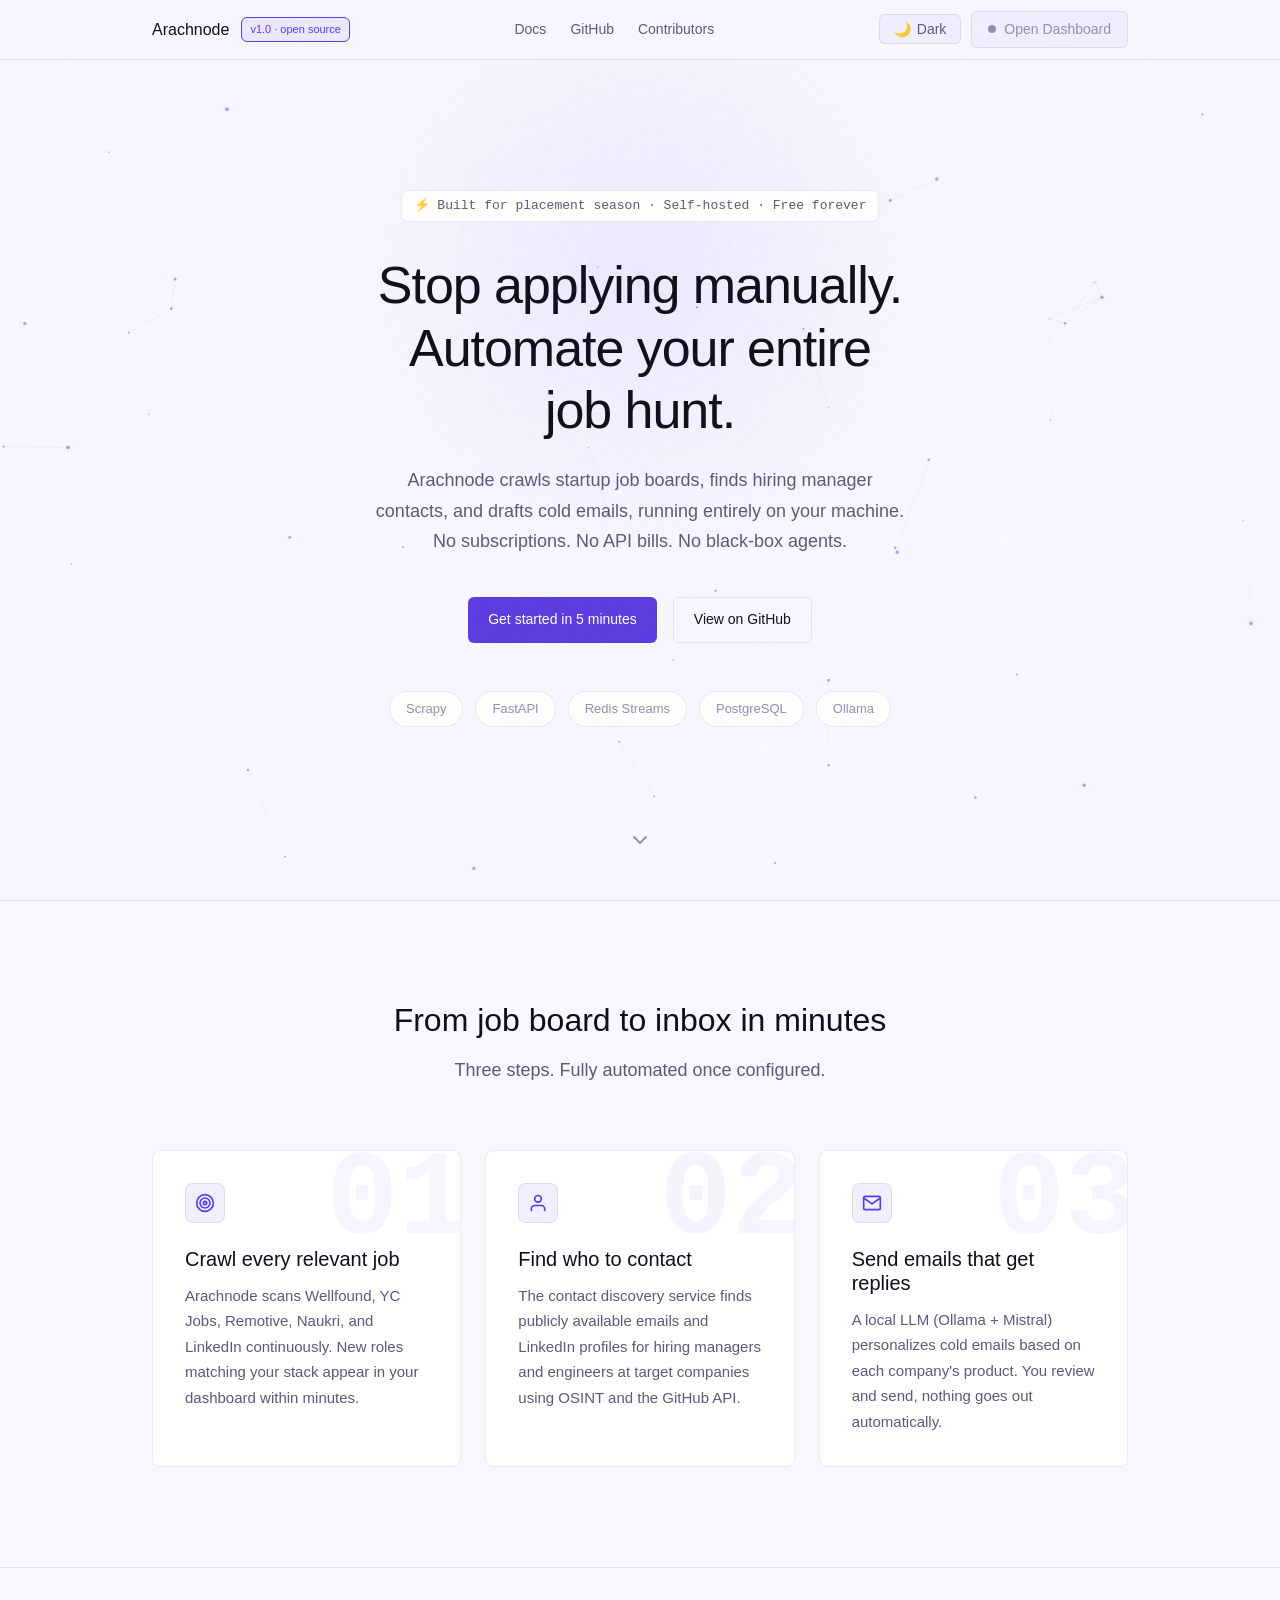
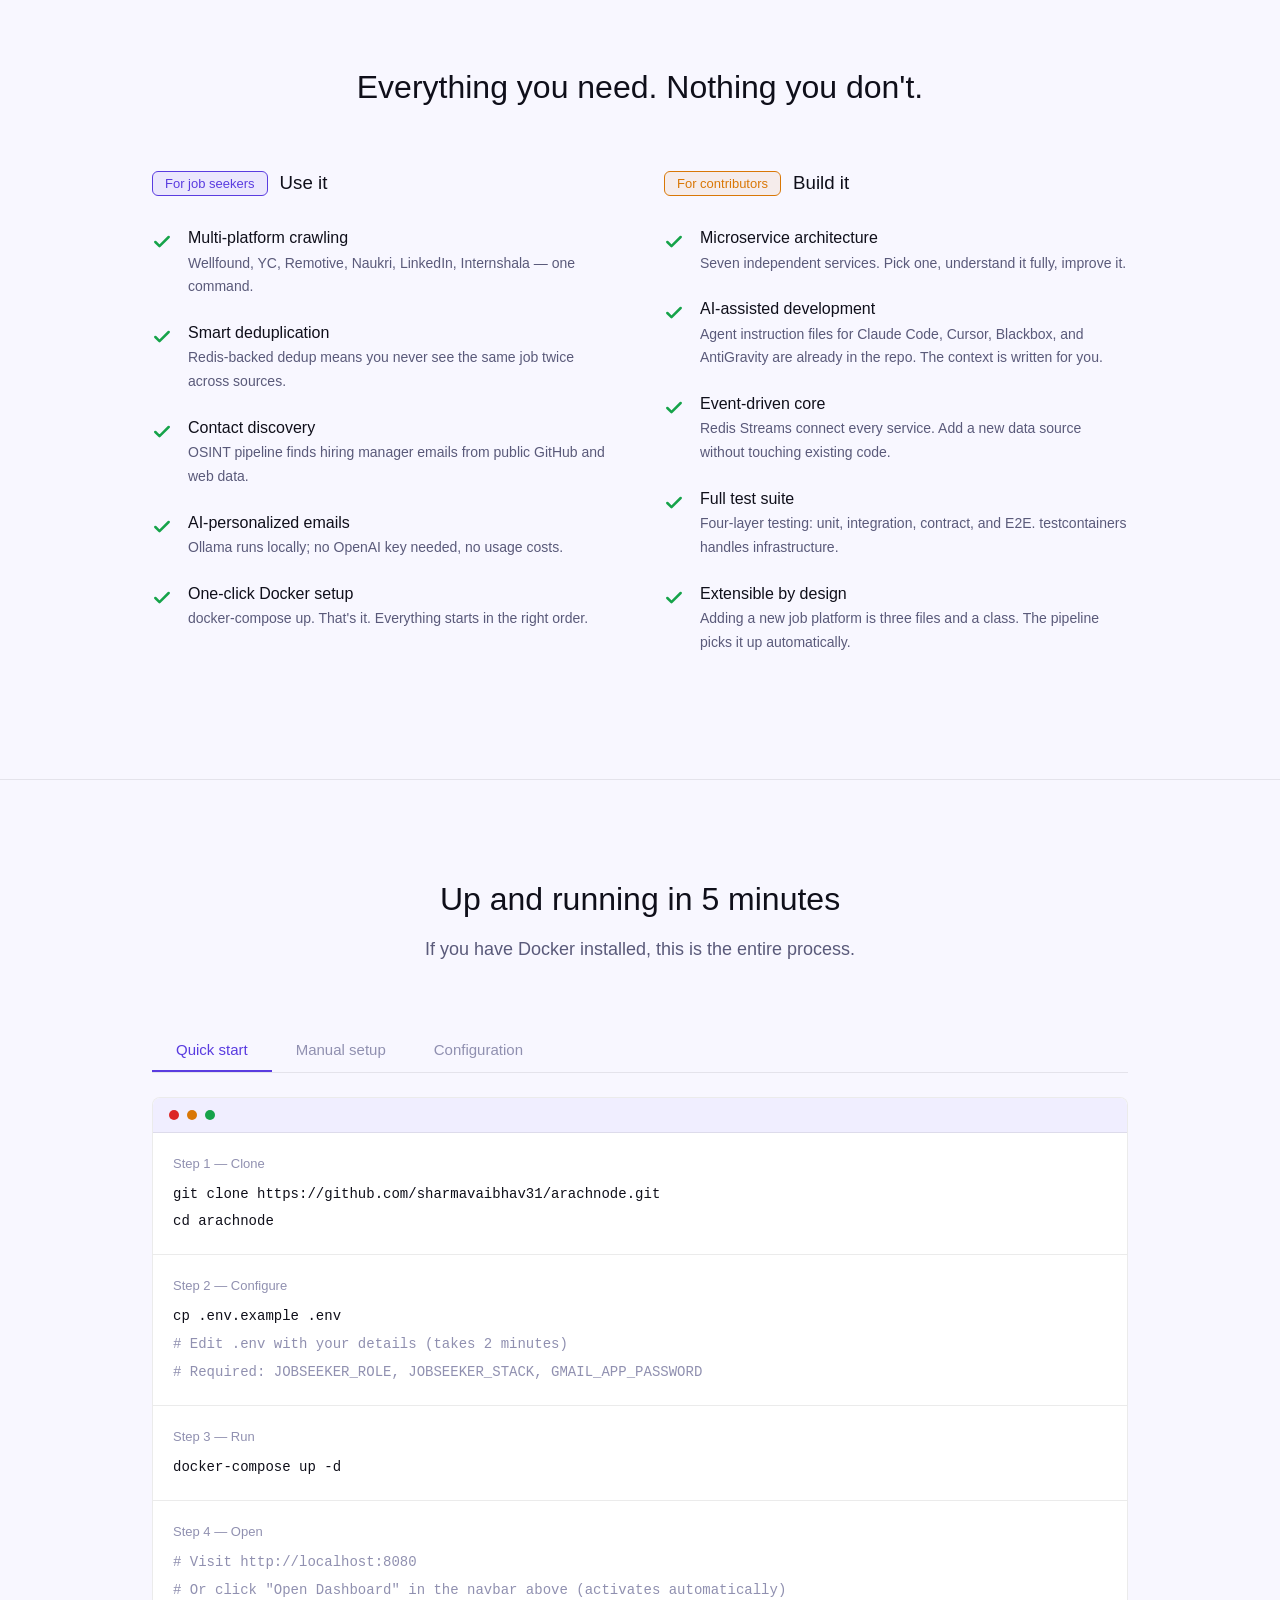
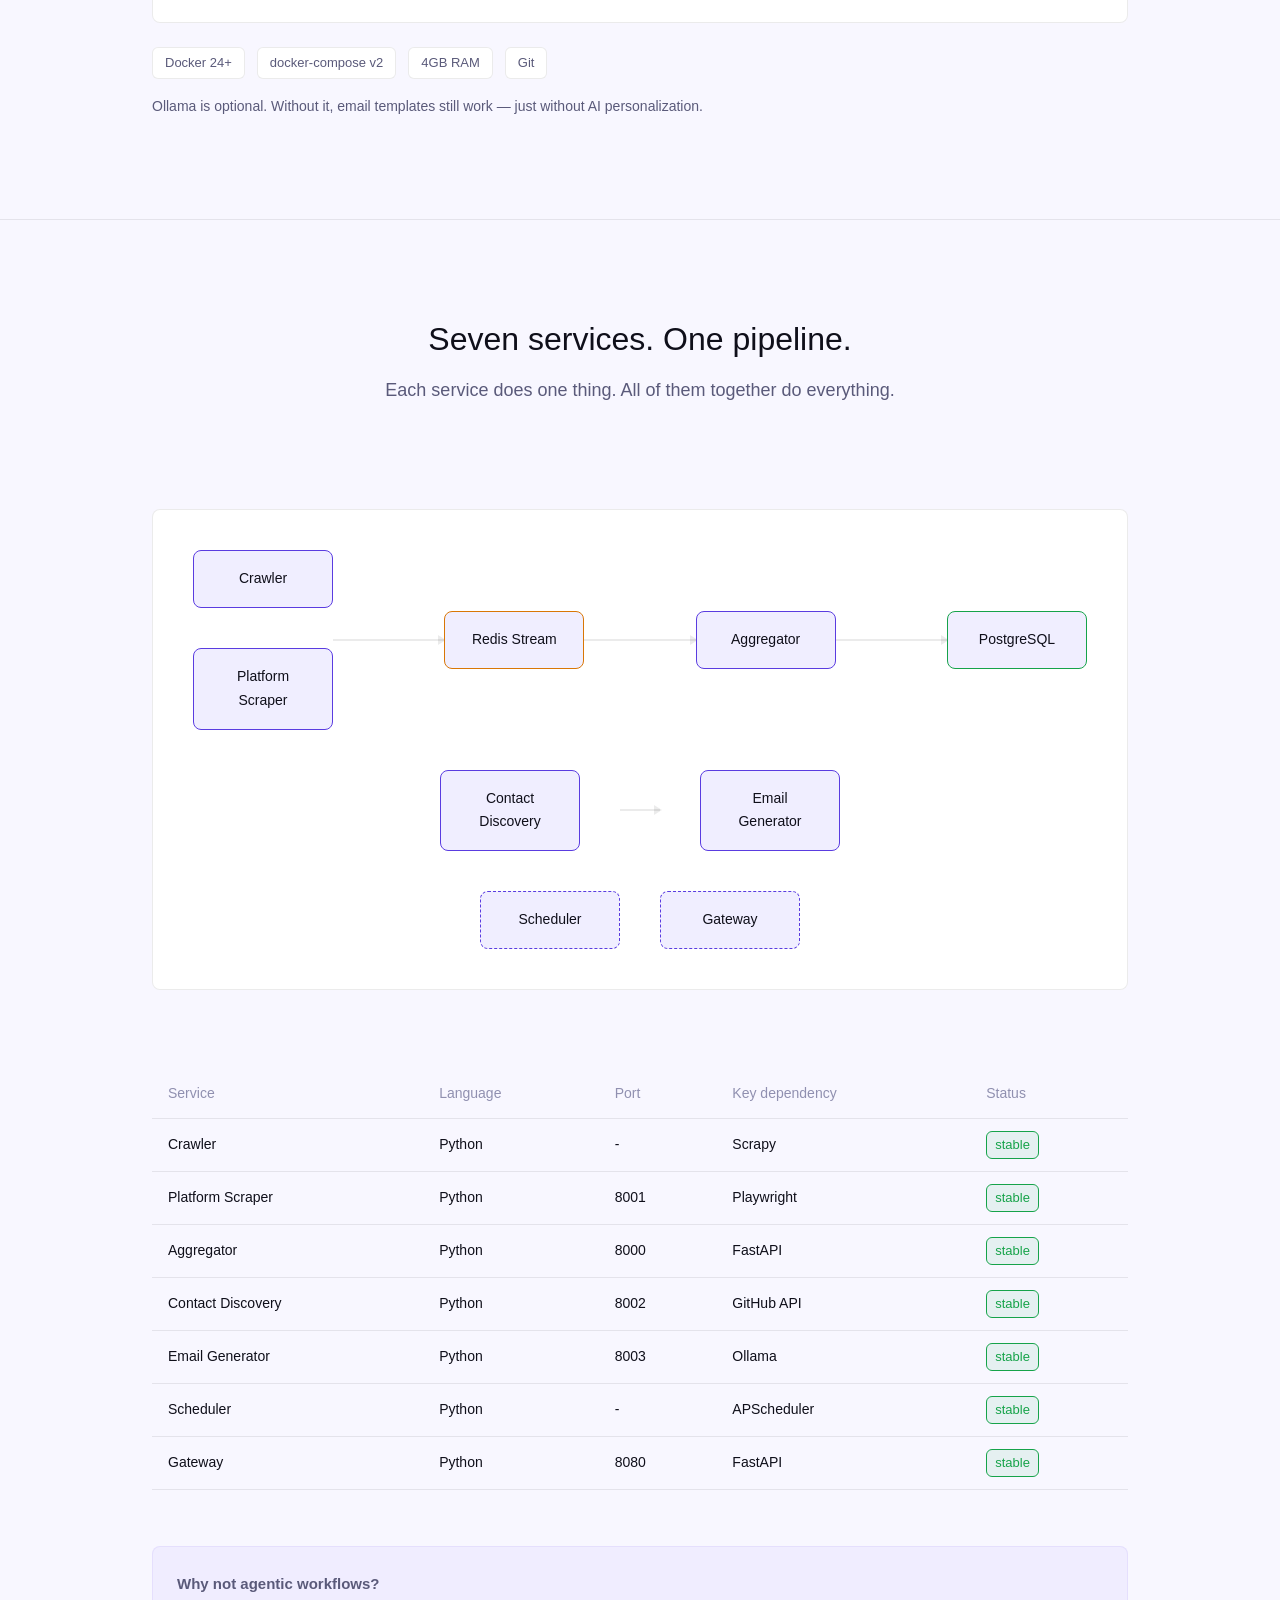
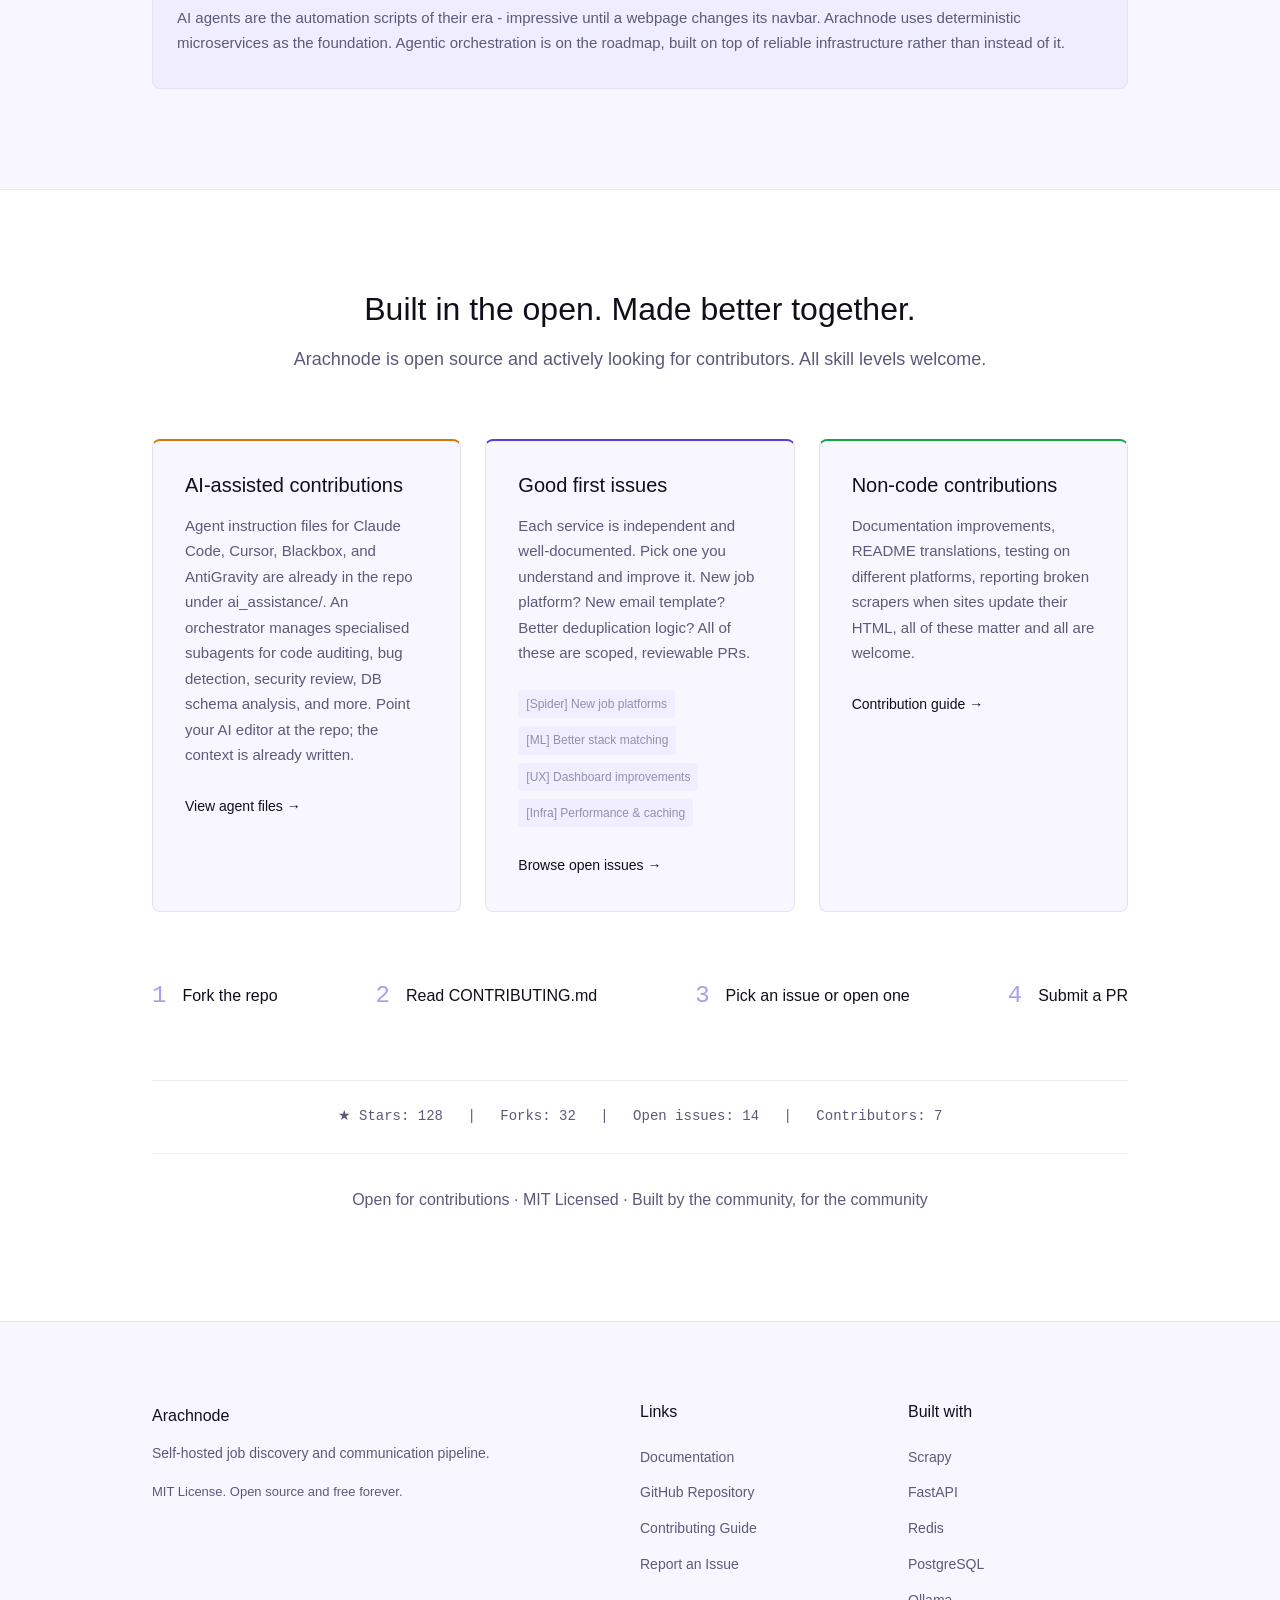
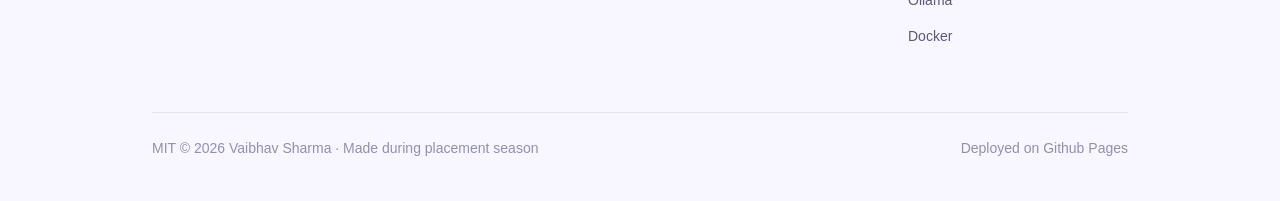
<file: index.html>
<!--
  Arachnode Landing Page
  Deploy: GitHub Pages, Vercel, Netlify (static, no build step)
  Dashboard detection: polls localhost:8080/api/health every 10s
  To update GitHub link: search GITHUB_URL constant
  To update your name: search AUTHOR_NAME constant
-->
<!DOCTYPE html>
<html lang="en" data-theme="dark">
<head>
  <meta charset="UTF-8">
  <meta name="viewport" content="width=device-width, initial-scale=1.0">
  <title>Arachnode - Automated Job Hunt</title>
  <meta name="description" content="Arachnode - a self-hosted, microservice-based job discovery and application tracking system for engineering placements.">
  <style>
    /* === CORE VARIABLES & PREREQUISITES === */
    :root,
    [data-theme="dark"] {
      --bg: #0a0a0a;
      --surface: #111111;
      --surface-elevated: #1a1a1a;
      --border: rgba(255, 255, 255, 0.08);
      --text-primary: #ededed;
      --text-secondary: #888888;
      --text-muted: #555555;
      --accent-purple: #6c47ff;
      --accent-purple-dim: rgba(108, 71, 255, 0.15);
      --green: #22c55e;
      --green-dim: rgba(34, 197, 94, 0.1);
      --amber: #f59e0b;
      --amber-dim: rgba(245, 158, 11, 0.1);
      --red: #ef4444;
      --font-body: -apple-system, BlinkMacSystemFont, 'Segoe UI', sans-serif;
      --font-code: 'SF Mono', 'Fira Code', 'Cascadia Code', monospace;
      --nav-bg: rgba(10, 10, 10, 0.85);
      --particle-rgb: 108, 71, 255;
    }

    [data-theme="light"] {
      --bg: #f8f7ff;
      --surface: #ffffff;
      --surface-elevated: #f0eeff;
      --border: rgba(0, 0, 0, 0.08);
      --text-primary: #0f0f1a;
      --text-secondary: #5a5a7a;
      --text-muted: #9090b0;
      --accent-purple: #5a3ce0;
      --accent-purple-dim: rgba(90, 60, 224, 0.08);
      --green: #16a34a;
      --green-dim: rgba(22, 163, 74, 0.08);
      --amber: #d97706;
      --amber-dim: rgba(217, 119, 6, 0.08);
      --red: #dc2626;
      --nav-bg: rgba(248, 247, 255, 0.9);
      --particle-rgb: 90, 60, 224;
    }

    /* === SMOOTH THEME TRANSITIONS === */
    *, *::before, *::after {
      box-sizing: border-box;
      margin: 0;
      padding: 0;
      transition:
        background-color 0.35s ease,
        color 0.35s ease,
        border-color 0.35s ease;
    }

    html { scroll-behavior: smooth; }

    body {
      background-color: var(--bg);
      color: var(--text-primary);
      font-family: var(--font-body);
      font-size: 16px;
      line-height: 1.7;
      -webkit-font-smoothing: antialiased;
    }

    body::before {
      content: "";
      position: fixed;
      top: 0; left: 0; width: 100vw; height: 100vh;
      pointer-events: none;
      z-index: 9999;
      opacity: 0.03;
      background: url('data:image/svg+xml;utf8,<svg viewBox="0 0 200 200" xmlns="http://www.w3.org/2000/svg"><filter id="noise"><feTurbulence type="fractalNoise" baseFrequency="0.65" numOctaves="3" stitchTiles="stitch"/></filter><rect width="100%" height="100%" filter="url(%23noise)"/></svg>');
    }

    a { color: inherit; text-decoration: none; }
    a:hover { color: var(--text-primary); }
    ul { list-style: none; }
    button { font-family: inherit; cursor: pointer; border: none; background: none; }
    h1, h2, h3, h4 { font-weight: 500; line-height: 1.2; }
    .container { width: 100%; max-width: 1024px; margin: 0 auto; padding: 0 24px; }

    /* === PARTICLE CANVAS === */
    #arachnode-bg {
      position: fixed;
      inset: 0;
      z-index: 0;
      pointer-events: none;
    }

    /* Everything above canvas */
    nav, section, footer, #status-bar {
      position: relative;
      z-index: 1;
    }

    /* === THEME TOGGLE BUTTON === */
    #btn-theme {
      display: inline-flex;
      align-items: center;
      gap: 6px;
      padding: 6px 14px;
      border-radius: 6px;
      border: 1px solid var(--border);
      background: var(--surface-elevated);
      color: var(--text-secondary);
      font-size: 14px;
      font-weight: 500;
      cursor: pointer;
      white-space: nowrap;
      flex-shrink: 0;
    }

    #btn-theme:hover {
      border-color: var(--accent-purple);
      color: var(--accent-purple);
      background: var(--accent-purple-dim);
    }

    .pill {
      display: inline-flex; align-items: center; justify-content: center;
      padding: 4px 12px; border-radius: 6px; font-size: 13px;
      background: var(--surface); border: 1px solid var(--border);
      color: var(--text-secondary);
    }
    .pill.purple { background: var(--accent-purple-dim); border-color: var(--accent-purple); color: var(--accent-purple); }
    .pill.amber  { background: var(--amber-dim); border-color: var(--amber); color: var(--amber); }
    .pill.green  { background: var(--green-dim); border-color: var(--green); color: var(--green); }

    .btn {
      display: inline-flex; align-items: center; justify-content: center;
      padding: 10px 20px; border-radius: 6px; font-size: 14px; font-weight: 500;
      text-decoration: none;
    }
    .btn-primary { background: var(--accent-purple); color: #fff; }
    .btn-primary:hover { background: #5a3ce0; transform: translateY(-1px); }
    .btn-outline { background: transparent; border: 1px solid var(--border); color: var(--text-primary); }
    .btn-outline:hover { background: var(--surface-elevated); }

    code {
      font-family: var(--font-code);
      background: var(--surface-elevated);
      padding: 2px 6px; border-radius: 4px; font-size: 0.9em;
    }

    /* Scrollbar */
    ::-webkit-scrollbar { width: 8px; height: 8px; }
    ::-webkit-scrollbar-track { background: var(--bg); }
    ::-webkit-scrollbar-thumb { background: var(--surface-elevated); border-radius: 4px; }
    ::-webkit-scrollbar-thumb:hover { background: var(--text-muted); }

    /* Animations */
    @media (prefers-reduced-motion: no-preference) {
      .animate-on-scroll {
        opacity: 0;
        transform: translateY(20px);
        transition: opacity 400ms ease, transform 400ms ease;
      }
      .animate-on-scroll.visible { opacity: 1; transform: translateY(0); }
    }

    /* === NAVBAR === */
    nav {
      position: fixed; top: 0; left: 0; right: 0;
      backdrop-filter: blur(12px);
      background: var(--nav-bg);
      border-bottom: 1px solid var(--border);
      z-index: 1000; height: 60px; display: flex; align-items: center;
    }
    .nav-inner { display: flex; justify-content: space-between; align-items: center; width: 100%; }
    .brand { display: flex; align-items: center; gap: 12px; min-width: 0; font-weight: 500; color: var(--text-primary); }
    .nav-links { display: flex; align-items: center; gap: 24px; font-size: 14px; color: var(--text-secondary); }
    .nav-ctas { display: flex; align-items: center; gap: 10px; min-width: 0; }

    #dashboard-btn {
      padding: 6px 16px; border-radius: 6px; font-size: 14px;
      background: var(--surface-elevated); color: var(--text-muted);
      border: 1px solid var(--border); display: flex; align-items: center; gap: 8px;
      cursor: not-allowed; position: relative;
      white-space: nowrap;
    }
    #dashboard-btn.active { background: var(--accent-purple); color: #fff; border-color: var(--accent-purple); cursor: pointer; }
    #dashboard-btn.active:hover { background: #5a3ce0; }
    .status-dot { width: 8px; height: 8px; border-radius: 50%; background: var(--text-muted); }
    #dashboard-btn.active .status-dot { background: var(--green); margin-right: 4px; box-shadow: 0 0 0 rgba(34, 197, 94, 0.4); animation: pulse 2s infinite; }

    #dashboard-btn[disabled]:hover::after {
      content: "Start your services first: docker-compose up -d";
      position: absolute; top: calc(100% + 8px); right: 0; width: 240px;
      padding: 8px 12px; background: var(--surface-elevated); border: 1px solid var(--border);
      border-radius: 6px; font-size: 12px; color: var(--text-primary);
      z-index: 100;
    }

    .mobile-menu-btn { display: none; background: none; border: none; color: var(--text-primary); cursor: pointer; padding: 4px; }
    .mobile-menu-btn svg { width: 24px; height: 24px; }

    @keyframes pulse {
      0%   { transform: scale(0.95); box-shadow: 0 0 0 0 rgba(34, 197, 94, 0.7); }
      70%  { transform: scale(1);    box-shadow: 0 0 0 6px rgba(34, 197, 94, 0); }
      100% { transform: scale(0.95); box-shadow: 0 0 0 0 rgba(34, 197, 94, 0); }
    }

    /* === DASHBOARD STATUS BAR === */
    #status-bar {
      display: none; padding: 12px 16px; margin: 80px auto 0 auto; max-width: 600px;
      background: var(--green-dim); border: 1px solid var(--green); border-radius: 8px;
      font-size: 14px; color: var(--green); text-align: center;
    }
    #status-bar a { text-decoration: underline; margin-left: 8px; font-weight: 500; }

    /* === HERO === */
    .hero {
      min-height: 100vh; display: flex; flex-direction: column;
      justify-content: center; align-items: center; text-align: center;
      padding: 120px 24px 80px; position: relative;
    }
    .hero-glow {
      position: absolute; top: 30%; left: 50%; transform: translate(-50%, -50%);
      width: 600px; height: 600px;
      background: radial-gradient(circle, rgba(108,71,255,0.08) 0%, rgba(0,0,0,0) 70%);
      border-radius: 50%; pointer-events: none; z-index: -1;
    }
    .hero .pill { max-width: 100%; flex-wrap: wrap; font-family: var(--font-code); margin-bottom: 32px; margin-top: 40px; }
    .hero h1 { font-size: clamp(36px, 5vw, 52px); max-width: 720px; margin-bottom: 24px; letter-spacing: -0.02em; }
    .hero p { font-size: 18px; color: var(--text-secondary); max-width: 540px; margin: 0 auto 40px; }
    .hero-ctas { display: flex; gap: 16px; justify-content: center; margin-bottom: 48px; flex-wrap: wrap; }

    .tech-pills { display: flex; gap: 12px; justify-content: center; flex-wrap: wrap; margin-bottom: 64px; }
    .tech-pill {
      padding: 6px 16px; border-radius: 50px; border: 1px solid var(--border);
      background: var(--surface); font-size: 13px; color: var(--text-muted);
    }

    .scroll-indicator {
      position: absolute; bottom: 40px; left: 50%; transform: translateX(-50%);
      animation: bounce 2s infinite; color: var(--text-muted);
    }
    .scroll-indicator svg { width: 24px; height: 24px; }
    @keyframes bounce {
      0%, 20%, 50%, 80%, 100% { transform: translateY(0) translateX(-50%); }
      40% { transform: translateY(-10px) translateX(-50%); }
      60% { transform: translateY(-5px) translateX(-50%); }
    }

    /* === SECTIONS GENERAL === */
    section { padding: 100px 0; border-top: 1px solid var(--border); }
    .section-header { text-align: center; margin-bottom: 64px; }
    .section-header h2 { font-size: 32px; margin-bottom: 16px; }
    .section-header p { color: var(--text-secondary); font-size: 18px; }

    /* === HOW IT WORKS === */
    .steps-grid { display: grid; grid-template-columns: repeat(auto-fit, minmax(280px, 1fr)); gap: 24px; }
    .step-card {
      background: var(--surface); border: 1px solid var(--border); border-radius: 8px;
      padding: 32px; position: relative; overflow: hidden;
    }
    .step-card:hover { border-color: rgba(255,255,255,0.2); background: var(--surface-elevated); }
    .step-number {
      position: absolute; top: -10px; right: -10px; font-family: var(--font-code);
      font-size: 120px; font-weight: 700; color: var(--accent-purple); opacity: 0.05;
      line-height: 1; pointer-events: none;
    }
    .step-icon {
      width: 40px; height: 40px; border-radius: 8px; background: var(--surface-elevated);
      border: 1px solid var(--border); display: flex; align-items: center; justify-content: center;
      margin-bottom: 24px; color: var(--accent-purple);
    }
    .step-icon svg { width: 20px; height: 20px; stroke: currentColor; fill: none; stroke-width: 2; stroke-linecap: round; stroke-linejoin: round; }
    .step-card h3 { font-size: 20px; margin-bottom: 12px; }
    .step-card p { color: var(--text-secondary); font-size: 15px; }

    /* === FEATURES === */
    .features-split { display: grid; grid-template-columns: 1fr 1fr; gap: 48px; }
    .features-col h3 { margin-bottom: 32px; display: flex; align-items: center; }
    .feature-row { display: flex; gap: 16px; margin-bottom: 24px; }
    .feature-icon { color: var(--green); margin-top: 4px; flex-shrink: 0; }
    .feature-icon svg { width: 20px; height: 20px; }
    .feature-content h4 { font-size: 16px; margin-bottom: 4px; color: var(--text-primary); }
    .feature-content p { font-size: 14px; color: var(--text-secondary); }

    /* === INSTALLATION === */
    .tabs { margin-bottom: 24px; display: flex; border-bottom: 1px solid var(--border); overflow-x: auto; scrollbar-width: none; }
    .tab-btn { padding: 12px 24px; color: var(--text-muted); font-size: 15px; font-weight: 500; border-bottom: 2px solid transparent; white-space: nowrap; }
    .tab-btn:hover { color: var(--text-secondary); }
    .tab-btn.active { color: var(--accent-purple); border-bottom-color: var(--accent-purple); }
    .tab-content { display: none; }
    .tab-content.active { display: block; }

    .terminal { max-width: 100%; background: var(--surface); border: 1px solid var(--border); border-radius: 8px; overflow: hidden; margin-bottom: 24px; }
    .terminal-header { background: var(--surface-elevated); padding: 12px 16px; display: flex; align-items: center; border-bottom: 1px solid var(--border); }
    .dots { display: flex; gap: 8px; }
    .dot { width: 10px; height: 10px; border-radius: 50%; }
    .dot:nth-child(1) { background: var(--red); }
    .dot:nth-child(2) { background: var(--amber); }
    .dot:nth-child(3) { background: var(--green); }

    .terminal-step { position: relative; padding: 20px; border-bottom: 1px solid var(--border); }
    .terminal-step:last-child { border-bottom: none; }
    .terminal-step-label { font-size: 13px; color: var(--text-muted); margin-bottom: 8px; }
    .terminal-grid { display: grid; gap: 4px; min-width: 0; }
    .terminal-line {
      min-width: 0;
      font-family: var(--font-code);
      font-size: 14px;
      color: var(--text-primary);
      overflow-wrap: anywhere;
      word-break: break-word;
    }
    .terminal-comment { color: var(--text-muted); }
    .copy-btn {
      position: absolute; top: 16px; right: 16px; background: var(--surface-elevated);
      border: 1px solid var(--border); color: var(--text-secondary); padding: 4px 8px;
      border-radius: 4px; font-size: 12px; opacity: 0;
    }
    .terminal-step:hover .copy-btn { opacity: 1; }
    .copy-btn:hover { color: var(--text-primary); background: var(--border); }

    .prereq-row { display: flex; gap: 12px; margin-bottom: 16px; flex-wrap: wrap; }
    .installation-note { font-size: 14px; color: var(--text-secondary); }

    .table-scroll {
      max-width: 100%;
      overflow-x: auto;
      -webkit-overflow-scrolling: touch;
    }
    .config-table { width: 100%; min-width: 560px; border-collapse: collapse; text-align: left; font-size: 14px; }
    .config-table th, .config-table td { padding: 12px 16px; border-bottom: 1px solid var(--border); }
    .config-table th { color: var(--text-muted); font-weight: 500; }
    .config-table td:first-child code { background: none; padding: 0; color: var(--accent-purple); }

    /* === ARCHITECTURE === */
    .arch-diagram-wrapper { width: 100%; max-width: 100%; overflow-x: auto; -webkit-overflow-scrolling: touch; }
    .arch-diagram {
      min-width: 760px; margin: 40px auto; padding: 40px; background: var(--surface);
      border: 1px solid var(--border); border-radius: 8px;
    }
    .diagram-flow { display: flex; align-items: center; justify-content: space-between; position: relative; }
    .node {
      background: var(--surface-elevated); border: 1px solid var(--accent-purple);
      padding: 16px 24px; border-radius: 8px; text-align: center; font-size: 14px;
      z-index: 2; position: relative; width: 140px; font-weight: 500; color: var(--text-primary);
    }
    .node.db { border-color: var(--green); }
    .node.queue { border-color: var(--amber); }
    .arrow { height: 2px; flex-grow: 1; background: var(--border); position: relative; z-index: 1; min-width: 30px; }
    .arrow::after { content: ''; position: absolute; right: -2px; top: -4px; border-top: 5px solid transparent; border-bottom: 5px solid transparent; border-left: 8px solid var(--border); }
    .diagram-column { display: flex; flex-direction: column; gap: 40px; }

    .services-table { width: 100%; min-width: 680px; border-collapse: collapse; text-align: left; font-size: 14px; margin-top: 40px; margin-bottom: 32px; }
    .services-table th, .services-table td { padding: 12px 16px; border-bottom: 1px solid var(--border); }
    .services-table th { color: var(--text-muted); font-weight: 500; }
    .services-table td { color: var(--text-primary); }

    .callout { background: rgba(108,71,255,0.05); border: 1px solid var(--accent-purple-dim); padding: 24px; border-radius: 8px; margin-top: 24px; }
    .callout p { color: var(--text-secondary); font-size: 15px; margin-bottom: 8px; }

    /* === CONTRIBUTOR === */
    .contribute-section { background: var(--surface); }
    .contrib-cards { display: grid; grid-template-columns: repeat(auto-fit, minmax(280px, 1fr)); gap: 24px; margin-bottom: 64px; }
    .contrib-card { background: var(--bg); border: 1px solid var(--border); border-radius: 8px; padding: 32px; }
    .contrib-card h3 { font-size: 20px; margin-bottom: 16px; color: var(--text-primary); }
    .contrib-card p { color: var(--text-secondary); font-size: 15px; margin-bottom: 24px; }
    .contrib-card.c-amber  { border-top: 2px solid var(--amber); }
    .contrib-card.c-purple { border-top: 2px solid var(--accent-purple); }
    .contrib-card.c-green  { border-top: 2px solid var(--green); }

    .contrib-tags { display: flex; flex-wrap: wrap; gap: 8px; margin-bottom: 24px; }
    .contrib-tags span { font-size: 12px; padding: 4px 8px; background: var(--surface-elevated); border-radius: 4px; color: var(--text-muted); }

    .cta-link { color: var(--text-primary); font-size: 14px; font-weight: 500; display: inline-flex; align-items: center; }
    .cta-link:hover { color: var(--accent-purple); }

    .steps-row { display: flex; justify-content: space-between; margin-bottom: 64px; }
    .min-step { display: flex; align-items: center; gap: 16px; }
    .min-step-num { font-family: var(--font-code); color: var(--accent-purple); font-size: 24px; opacity: 0.5; }
    .min-step-text { font-weight: 500; color: var(--text-primary); }

    .stats-row { text-align: center; color: var(--text-secondary); font-family: var(--font-code); font-size: 14px; margin-bottom: 32px; padding: 24px 0; border-top: 1px solid var(--border); border-bottom: 1px solid var(--border); }
    .stats-row span { margin: 0 16px; }

    /* === FOOTER === */
    footer { border-top: 1px solid var(--border); padding: 80px 0 40px; background: var(--bg); }
    .footer-cols { display: grid; grid-template-columns: 2fr 1fr 1fr; gap: 48px; margin-bottom: 64px; }
    .footer-col h4 { margin-bottom: 24px; font-size: 16px; color: var(--text-primary); }
    .footer-col p { color: var(--text-secondary); font-size: 14px; margin-bottom: 16px; }
    .footer-links { display: flex; flex-direction: column; gap: 12px; }
    .footer-links a { color: var(--text-secondary); font-size: 14px; }
    .footer-links a:hover { color: var(--text-primary); }
    .footer-bottom { display: flex; justify-content: space-between; align-items: center; border-top: 1px solid var(--border); padding-top: 24px; font-size: 14px; color: var(--text-muted); }

    #backToTop {
      position: fixed;
      right: 20px;
      bottom: 20px;
      z-index: 10;
      display: none;
      width: 40px;
      height: 40px;
      border-radius: 8px;
      background: var(--surface-elevated);
      border: 1px solid var(--border);
      color: var(--text-primary);
      font-size: 18px;
      line-height: 1;
    }

    #backToTop:hover {
      border-color: var(--accent-purple);
      color: var(--accent-purple);
    }

    /* === RESPONSIVE === */
    @media (max-width: 1024px) {
      .features-split { grid-template-columns: 1fr; gap: 64px; }
    }
    @media (max-width: 768px) {
      .footer-cols { grid-template-columns: 1fr; text-align: center; }
      .steps-row { flex-direction: column; gap: 24px; }
      .stats-row span { display: block; margin: 8px 0; }
    }
    @media (max-width: 640px) {
      .container { padding: 0 16px; }
      .nav-links { display: none; }
      .nav-links.active { display: flex; flex-direction: column; position: absolute; top: 60px; left: 0; right: 0; background: var(--bg); padding: 24px; border-bottom: 1px solid var(--border); }
      .mobile-menu-btn { display: block; }
      #dashboard-btn { display: none; }
      .hero { min-height: auto; padding: 100px 16px 72px; }
      .hero-glow { width: 100%; max-width: 420px; height: 420px; }
      .hero h1 { font-size: 34px; }
      .hero-ctas .btn { width: 100%; max-width: 280px; }
      .features-col h3 { flex-wrap: wrap; gap: 8px; }
      .terminal-step { padding: 18px 72px 18px 16px; }
      .copy-btn { opacity: 1; }
      .arch-diagram { min-width: 680px; padding: 28px; }
      #backToTop { right: 14px; bottom: 14px; }
      .footer-bottom { flex-direction: column; gap: 16px; text-align: center; }
      #btn-theme span.theme-label { display: none; }
    }

    @media (max-width: 420px) {
      .brand .pill { display: none; }
      .hero h1 { font-size: 32px; }
      .tab-btn { padding: 12px 16px; }
      .config-table { min-width: 500px; }
    }
  </style>
</head>
<body>

  <!-- PARTICLE CANVAS -->
  <canvas id="arachnode-bg"></canvas>

  <!-- NAVBAR -->
  <nav>
    <div class="container nav-inner">
      <div class="brand">
        Arachnode
        <span class="pill purple" style="padding: 2px 8px; font-size: 11px;">v1.0 &middot; open source</span>
      </div>
      <ul class="nav-links" id="nav-menu">
        <li><a href="#installation">Docs</a></li>
        <li><a href="https://github.com/sharmavaibhav31/arachnode" target="_blank" id="gh-link-nav">GitHub</a></li>
        <li><a href="#contributor">Contributors</a></li>
      </ul>
      <div class="nav-ctas">
        <button id="btn-theme" aria-label="Toggle theme">
          <span id="theme-icon">☀️</span>
          <span class="theme-label" id="theme-label">Light</span>
        </button>
        <a id="dashboard-btn" title="Dashboard">
          <div class="status-dot"></div> Open Dashboard
        </a>
        <button class="mobile-menu-btn" id="mobile-toggle" aria-label="Toggle menu">
          <svg viewBox="0 0 24 24" fill="none" stroke="currentColor" stroke-width="2" stroke-linecap="round" stroke-linejoin="round"><line x1="3" y1="12" x2="21" y2="12"></line><line x1="3" y1="6" x2="21" y2="6"></line><line x1="3" y1="18" x2="21" y2="18"></line></svg>
        </button>
      </div>
    </div>
  </nav>

  <!-- DASHBOARD STATUS BAR -->
  <div id="status-bar" class="animate-on-scroll">
    &#10003; Services detected — your Arachnode dashboard is running
    <a href="#" id="status-bar-link">Open Dashboard &rarr;</a>
  </div>

  <!-- HERO -->
  <section class="hero" id="hero">
    <div class="hero-glow"></div>
    <div class="pill">⚡ Built for placement season &middot; Self-hosted &middot; Free forever</div>
    <h1 class="animate-on-scroll">Stop applying manually.<br>Automate your entire<br>job hunt.</h1>
    <p class="animate-on-scroll" style="transition-delay: 80ms">
      Arachnode crawls startup job boards, finds hiring manager contacts, and drafts cold emails, running entirely on your machine. No subscriptions. No API bills. No black-box agents.
    </p>
    <div class="hero-ctas animate-on-scroll" style="transition-delay: 160ms">
      <a href="#installation" class="btn btn-primary">Get started in 5 minutes</a>
      <a href="https://github.com/sharmavaibhav31/arachnode" target="_blank" class="btn btn-outline" id="gh-link-hero">View on GitHub</a>
    </div>
    <div class="tech-pills animate-on-scroll" style="transition-delay: 240ms">
      <div class="tech-pill">Scrapy</div>
      <div class="tech-pill">FastAPI</div>
      <div class="tech-pill">Redis Streams</div>
      <div class="tech-pill">PostgreSQL</div>
      <div class="tech-pill">Ollama</div>
    </div>
    <div class="scroll-indicator">
      <svg viewBox="0 0 24 24" fill="none" stroke="currentColor" stroke-width="2" stroke-linecap="round" stroke-linejoin="round"><polyline points="6 9 12 15 18 9"></polyline></svg>
    </div>
  </section>

  <!-- HOW IT WORKS -->
  <section id="how-it-works">
    <div class="container">
      <div class="section-header animate-on-scroll">
        <h2>From job board to inbox in minutes</h2>
        <p>Three steps. Fully automated once configured.</p>
      </div>
      <div class="steps-grid">
        <div class="step-card animate-on-scroll" style="transition-delay: 0ms">
          <div class="step-number">01</div>
          <div class="step-icon">
            <svg viewBox="0 0 24 24"><circle cx="12" cy="12" r="10"></circle><circle cx="12" cy="12" r="6"></circle><circle cx="12" cy="12" r="2"></circle></svg>
          </div>
          <h3>Crawl every relevant job</h3>
          <p>Arachnode scans Wellfound, YC Jobs, Remotive, Naukri, and LinkedIn continuously. New roles matching your stack appear in your dashboard within minutes.</p>
        </div>
        <div class="step-card animate-on-scroll" style="transition-delay: 80ms">
          <div class="step-number">02</div>
          <div class="step-icon">
            <svg viewBox="0 0 24 24"><path d="M20 21v-2a4 4 0 0 0-4-4H8a4 4 0 0 0-4 4v2"></path><circle cx="12" cy="7" r="4"></circle></svg>
          </div>
          <h3>Find who to contact</h3>
          <p>The contact discovery service finds publicly available emails and LinkedIn profiles for hiring managers and engineers at target companies using OSINT and the GitHub API.</p>
        </div>
        <div class="step-card animate-on-scroll" style="transition-delay: 160ms">
          <div class="step-number">03</div>
          <div class="step-icon">
            <svg viewBox="0 0 24 24"><path d="M4 4h16c1.1 0 2 .9 2 2v12c0 1.1-.9 2-2 2H4c-1.1 0-2-.9-2-2V6c0-1.1.9-2 2-2z"></path><polyline points="22,6 12,13 2,6"></polyline></svg>
          </div>
          <h3>Send emails that get replies</h3>
          <p>A local LLM (Ollama + Mistral) personalizes cold emails based on each company's product. You review and send, nothing goes out automatically.</p>
        </div>
      </div>
    </div>
  </section>

  <!-- FEATURES -->
  <section id="features">
    <div class="container">
      <div class="section-header animate-on-scroll">
        <h2>Everything you need. Nothing you don't.</h2>
      </div>
      <div class="features-split">
        <div class="features-col animate-on-scroll" style="transition-delay: 0ms">
          <h3><span class="pill purple" style="margin-right: 12px;">For job seekers</span> Use it</h3>
          <div class="feature-row">
            <div class="feature-icon"><svg viewBox="0 0 24 24" fill="none" stroke="currentColor" stroke-width="3" stroke-linecap="round" stroke-linejoin="round"><polyline points="20 6 9 17 4 12"></polyline></svg></div>
            <div class="feature-content"><h4>Multi-platform crawling</h4><p>Wellfound, YC, Remotive, Naukri, LinkedIn, Internshala — one command.</p></div>
          </div>
          <div class="feature-row">
            <div class="feature-icon"><svg viewBox="0 0 24 24" fill="none" stroke="currentColor" stroke-width="3" stroke-linecap="round" stroke-linejoin="round"><polyline points="20 6 9 17 4 12"></polyline></svg></div>
            <div class="feature-content"><h4>Smart deduplication</h4><p>Redis-backed dedup means you never see the same job twice across sources.</p></div>
          </div>
          <div class="feature-row">
            <div class="feature-icon"><svg viewBox="0 0 24 24" fill="none" stroke="currentColor" stroke-width="3" stroke-linecap="round" stroke-linejoin="round"><polyline points="20 6 9 17 4 12"></polyline></svg></div>
            <div class="feature-content"><h4>Contact discovery</h4><p>OSINT pipeline finds hiring manager emails from public GitHub and web data.</p></div>
          </div>
          <div class="feature-row">
            <div class="feature-icon"><svg viewBox="0 0 24 24" fill="none" stroke="currentColor" stroke-width="3" stroke-linecap="round" stroke-linejoin="round"><polyline points="20 6 9 17 4 12"></polyline></svg></div>
            <div class="feature-content"><h4>AI-personalized emails</h4><p>Ollama runs locally; no OpenAI key needed, no usage costs.</p></div>
          </div>
          <div class="feature-row">
            <div class="feature-icon"><svg viewBox="0 0 24 24" fill="none" stroke="currentColor" stroke-width="3" stroke-linecap="round" stroke-linejoin="round"><polyline points="20 6 9 17 4 12"></polyline></svg></div>
            <div class="feature-content"><h4>One-click Docker setup</h4><p>docker-compose up. That's it. Everything starts in the right order.</p></div>
          </div>
        </div>

        <div class="features-col animate-on-scroll" style="transition-delay: 80ms">
          <h3><span class="pill amber" style="margin-right: 12px;">For contributors</span> Build it</h3>
          <div class="feature-row">
            <div class="feature-icon"><svg viewBox="0 0 24 24" fill="none" stroke="currentColor" stroke-width="3" stroke-linecap="round" stroke-linejoin="round"><polyline points="20 6 9 17 4 12"></polyline></svg></div>
            <div class="feature-content"><h4>Microservice architecture</h4><p>Seven independent services. Pick one, understand it fully, improve it.</p></div>
          </div>
          <div class="feature-row">
            <div class="feature-icon"><svg viewBox="0 0 24 24" fill="none" stroke="currentColor" stroke-width="3" stroke-linecap="round" stroke-linejoin="round"><polyline points="20 6 9 17 4 12"></polyline></svg></div>
            <div class="feature-content"><h4>AI-assisted development</h4><p>Agent instruction files for Claude Code, Cursor, Blackbox, and AntiGravity are already in the repo. The context is written for you.</p></div>
          </div>
          <div class="feature-row">
            <div class="feature-icon"><svg viewBox="0 0 24 24" fill="none" stroke="currentColor" stroke-width="3" stroke-linecap="round" stroke-linejoin="round"><polyline points="20 6 9 17 4 12"></polyline></svg></div>
            <div class="feature-content"><h4>Event-driven core</h4><p>Redis Streams connect every service. Add a new data source without touching existing code.</p></div>
          </div>
          <div class="feature-row">
            <div class="feature-icon"><svg viewBox="0 0 24 24" fill="none" stroke="currentColor" stroke-width="3" stroke-linecap="round" stroke-linejoin="round"><polyline points="20 6 9 17 4 12"></polyline></svg></div>
            <div class="feature-content"><h4>Full test suite</h4><p>Four-layer testing: unit, integration, contract, and E2E. testcontainers handles infrastructure.</p></div>
          </div>
          <div class="feature-row">
            <div class="feature-icon"><svg viewBox="0 0 24 24" fill="none" stroke="currentColor" stroke-width="3" stroke-linecap="round" stroke-linejoin="round"><polyline points="20 6 9 17 4 12"></polyline></svg></div>
            <div class="feature-content"><h4>Extensible by design</h4><p>Adding a new job platform is three files and a class. The pipeline picks it up automatically.</p></div>
          </div>
        </div>
      </div>
    </div>
  </section>

  <!-- INSTALLATION -->
  <section id="installation">
    <div class="container animate-on-scroll">
      <div class="section-header">
        <h2>Up and running in 5 minutes</h2>
        <p>If you have Docker installed, this is the entire process.</p>
      </div>

      <div class="tabs">
        <button class="tab-btn active" data-target="tab-quick">Quick start</button>
        <button class="tab-btn" data-target="tab-manual">Manual setup</button>
        <button class="tab-btn" data-target="tab-config">Configuration</button>
      </div>

      <div class="tab-content active" id="tab-quick">
        <div class="terminal">
          <div class="terminal-header"><div class="dots"><div class="dot"></div><div class="dot"></div><div class="dot"></div></div></div>
          <div class="terminal-step">
            <div class="terminal-step-label">Step 1 — Clone</div>
            <div class="terminal-grid" id="code-step-1">
              <div class="terminal-line">git clone https://github.com/sharmavaibhav31/arachnode.git</div>
              <div class="terminal-line">cd arachnode</div>
            </div>
            <button class="copy-btn" data-text="git clone https://github.com/sharmavaibhav31/arachnode.git\ncd arachnode">Copy</button>
          </div>
          <div class="terminal-step">
            <div class="terminal-step-label">Step 2 — Configure</div>
            <div class="terminal-grid" id="code-step-2">
              <div class="terminal-line">cp .env.example .env</div>
              <div class="terminal-line terminal-comment"># Edit .env with your details (takes 2 minutes)</div>
              <div class="terminal-line terminal-comment"># Required: JOBSEEKER_ROLE, JOBSEEKER_STACK, GMAIL_APP_PASSWORD</div>
            </div>
            <button class="copy-btn" data-text="cp .env.example .env">Copy</button>
          </div>
          <div class="terminal-step">
            <div class="terminal-step-label">Step 3 — Run</div>
            <div class="terminal-grid" id="code-step-3">
              <div class="terminal-line">docker-compose up -d</div>
            </div>
            <button class="copy-btn" data-text="docker-compose up -d">Copy</button>
          </div>
          <div class="terminal-step">
            <div class="terminal-step-label">Step 4 — Open</div>
            <div class="terminal-grid" id="code-step-4">
              <div class="terminal-line terminal-comment"># Visit http://localhost:8080</div>
              <div class="terminal-line terminal-comment"># Or click "Open Dashboard" in the navbar above (activates automatically)</div>
            </div>
          </div>
        </div>
        <div class="prereq-row">
          <div class="pill">Docker 24+</div>
          <div class="pill">docker-compose v2</div>
          <div class="pill">4GB RAM</div>
          <div class="pill">Git</div>
        </div>
        <p class="installation-note">Ollama is optional. Without it, email templates still work — just without AI personalization.</p>
      </div>

      <div class="tab-content" id="tab-manual">
        <div class="terminal">
          <div class="terminal-header"><div class="dots"><div class="dot"></div><div class="dot"></div><div class="dot"></div></div></div>
          <div class="terminal-step" style="padding: 24px;">
            <div class="terminal-grid">
              <div class="terminal-line">python -m venv venv</div>
              <div class="terminal-line">source venv/bin/activate</div>
              <div class="terminal-line">pip install -r requirements.txt</div>
              <div class="terminal-line">playwright install chromium</div>
              <br>
              <div class="terminal-line terminal-comment"># Start Redis and Postgres separately, then:</div>
              <div class="terminal-line">scrapy crawl remotive</div>
              <div class="terminal-line">uvicorn aggregator.main:app --port 8000</div>
            </div>
            <button class="copy-btn" data-text="python -m venv venv\nsource venv/bin/activate\npip install -r requirements.txt\nplaywright install chromium\nscrapy crawl remotive\nuvicorn aggregator.main:app --port 8000">Copy</button>
          </div>
        </div>
      </div>

      <div class="tab-content" id="tab-config">
        <div class="terminal" style="padding: 0;">
          <div class="table-scroll">
            <table class="config-table">
              <thead>
                <tr><th>Variable</th><th>Required</th><th>Description</th></tr>
              </thead>
              <tbody>
                <tr><td><code>JOBSEEKER_ROLE</code></td><td>Yes</td><td>e.g. "Backend Engineer"</td></tr>
                <tr><td><code>JOBSEEKER_STACK</code></td><td>Yes</td><td>e.g. "Python,Go,FastAPI"</td></tr>
                <tr><td><code>GMAIL_ADDRESS</code></td><td>For sending</td><td>Your Gmail address</td></tr>
                <tr><td><code>GMAIL_APP_PASSWORD</code></td><td>For sending</td><td>Gmail app password (not your main password)</td></tr>
                <tr><td><code>OLLAMA_BASE_URL</code></td><td>Optional</td><td>Default: http://localhost:11434</td></tr>
              </tbody>
            </table>
          </div>
        </div>
        <a href="https://github.com/sharmavaibhav31/arachnode#configuration" target="_blank" class="cta-link">Full configuration reference &rarr;</a>
      </div>
    </div>
  </section>

  <!-- ARCHITECTURE -->
  <section id="architecture">
    <div class="container">
      <div class="section-header animate-on-scroll">
        <h2>Seven services. One pipeline.</h2>
        <p>Each service does one thing. All of them together do everything.</p>
      </div>
      <div class="arch-diagram-wrapper animate-on-scroll" style="transition-delay: 80ms">
        <div class="arch-diagram">
          <div class="diagram-flow">
            <div class="diagram-column">
              <div class="node">Crawler</div>
              <div class="node">Platform Scraper</div>
            </div>
            <div class="arrow"></div>
            <div class="node queue">Redis Stream</div>
            <div class="arrow"></div>
            <div class="node">Aggregator</div>
            <div class="arrow"></div>
            <div class="node db">PostgreSQL</div>
          </div>
          <div style="height: 40px;"></div>
          <div class="diagram-flow" style="justify-content: center; gap: 40px;">
            <div class="node">Contact Discovery</div>
            <div class="arrow" style="flex-grow:0; width: 40px"></div>
            <div class="node">Email Generator</div>
          </div>
          <div style="height: 40px;"></div>
          <div class="diagram-flow" style="justify-content: center; gap: 40px;">
            <div class="node" style="border-style: dashed;">Scheduler</div>
            <div class="node" style="border-style: dashed;">Gateway</div>
          </div>
        </div>
      </div>
      <div class="table-scroll animate-on-scroll" style="transition-delay: 160ms">
        <table class="services-table">
          <thead>
            <tr><th>Service</th><th>Language</th><th>Port</th><th>Key dependency</th><th>Status</th></tr>
          </thead>
          <tbody>
            <tr><td>Crawler</td><td>Python</td><td>-</td><td>Scrapy</td><td><span class="pill green" style="padding: 2px 8px;">stable</span></td></tr>
            <tr><td>Platform Scraper</td><td>Python</td><td>8001</td><td>Playwright</td><td><span class="pill green" style="padding: 2px 8px;">stable</span></td></tr>
            <tr><td>Aggregator</td><td>Python</td><td>8000</td><td>FastAPI</td><td><span class="pill green" style="padding: 2px 8px;">stable</span></td></tr>
            <tr><td>Contact Discovery</td><td>Python</td><td>8002</td><td>GitHub API</td><td><span class="pill green" style="padding: 2px 8px;">stable</span></td></tr>
            <tr><td>Email Generator</td><td>Python</td><td>8003</td><td>Ollama</td><td><span class="pill green" style="padding: 2px 8px;">stable</span></td></tr>
            <tr><td>Scheduler</td><td>Python</td><td>-</td><td>APScheduler</td><td><span class="pill green" style="padding: 2px 8px;">stable</span></td></tr>
            <tr><td>Gateway</td><td>Python</td><td>8080</td><td>FastAPI</td><td><span class="pill green" style="padding: 2px 8px;">stable</span></td></tr>
          </tbody>
        </table>
      </div>
      <div class="callout animate-on-scroll" style="transition-delay: 240ms">
        <p><strong>Why not agentic workflows?</strong></p>
        <p>AI agents are the automation scripts of their era - impressive until a webpage changes its navbar. Arachnode uses deterministic microservices as the foundation. Agentic orchestration is on the roadmap, built on top of reliable infrastructure rather than instead of it.</p>
      </div>
    </div>
  </section>

  <!-- CONTRIBUTOR -->
  <section id="contributor" class="contribute-section">
    <div class="container">
      <div class="section-header animate-on-scroll">
        <h2>Built in the open. Made better together.</h2>
        <p>Arachnode is open source and actively looking for contributors. All skill levels welcome.</p>
      </div>
      <div class="contrib-cards">
        <div class="contrib-card c-amber animate-on-scroll" style="transition-delay: 0ms">
          <h3>AI-assisted contributions</h3>
          <p>Agent instruction files for Claude Code, Cursor, Blackbox, and AntiGravity are already in the repo under ai_assistance/. An orchestrator manages specialised subagents for code auditing, bug detection, security review, DB schema analysis, and more. Point your AI editor at the repo; the context is already written.</p>
          <a href="#" class="cta-link">View agent files &rarr;</a>
        </div>
        <div class="contrib-card c-purple animate-on-scroll" style="transition-delay: 80ms">
          <h3>Good first issues</h3>
          <p>Each service is independent and well-documented. Pick one you understand and improve it. New job platform? New email template? Better deduplication logic? All of these are scoped, reviewable PRs.</p>
          <div class="contrib-tags">
            <span>[Spider] New job platforms</span>
            <span>[ML] Better stack matching</span>
            <span>[UX] Dashboard improvements</span>
            <span>[Infra] Performance & caching</span>
          </div>
          <a href="https://github.com/sharmavaibhav31/arachnode/issues" target="_blank" class="cta-link">Browse open issues &rarr;</a>
        </div>
        <div class="contrib-card c-green animate-on-scroll" style="transition-delay: 160ms">
          <h3>Non-code contributions</h3>
          <p>Documentation improvements, README translations, testing on different platforms, reporting broken scrapers when sites update their HTML, all of these matter and all are welcome.</p>
          <a href="https://github.com/sharmavaibhav31/arachnode/blob/main/CONTRIBUTING.md" target="_blank" class="cta-link">Contribution guide &rarr;</a>
        </div>
      </div>
      <div class="steps-row animate-on-scroll" style="transition-delay: 240ms">
        <div class="min-step"><span class="min-step-num">1</span><span class="min-step-text">Fork the repo</span></div>
        <div class="min-step"><span class="min-step-num">2</span><span class="min-step-text">Read CONTRIBUTING.md</span></div>
        <div class="min-step"><span class="min-step-num">3</span><span class="min-step-text">Pick an issue or open one</span></div>
        <div class="min-step"><span class="min-step-num">4</span><span class="min-step-text">Submit a PR</span></div>
      </div>
      <div class="stats-row animate-on-scroll" style="transition-delay: 320ms">
        <span>&#9733; Stars: 128</span> | <span>Forks: 32</span> | <span>Open issues: 14</span> | <span>Contributors: 7</span>
      </div>
      <div class="text-center animate-on-scroll" style="transition-delay: 400ms; text-align: center;">
        <p style="color: var(--text-secondary); margin-bottom: 8px;">Open for contributions &middot; MIT Licensed &middot; Built by the community, for the community</p>
      </div>
    </div>
  </section>

  <button id="backToTop" type="button" aria-label="Back to top">↑</button>

  <!-- FOOTER -->
  <footer>
    <div class="container">
      <div class="footer-cols">
        <div class="footer-col">
          <div class="brand" style="margin-bottom: 12px;">Arachnode</div>
          <p>Self-hosted job discovery and communication pipeline.</p>
          <p style="font-size: 13px;">MIT License. Open source and free forever.</p>
        </div>
        <div class="footer-col">
          <h4>Links</h4>
          <div class="footer-links">
            <a href="#installation">Documentation</a>
            <a href="https://github.com/sharmavaibhav31/arachnode" target="_blank">GitHub Repository</a>
            <a href="https://github.com/sharmavaibhav31/arachnode/blob/main/CONTRIBUTING.md" target="_blank">Contributing Guide</a>
            <a href="https://github.com/sharmavaibhav31/arachnode/issues" target="_blank">Report an Issue</a>
          </div>
        </div>
        <div class="footer-col">
          <h4>Built with</h4>
          <div class="footer-links">
            <a href="https://scrapy.org" target="_blank">Scrapy</a>
            <a href="https://fastapi.tiangolo.com" target="_blank">FastAPI</a>
            <a href="https://redis.io" target="_blank">Redis</a>
            <a href="https://postgresql.org" target="_blank">PostgreSQL</a>
            <a href="https://ollama.com" target="_blank">Ollama</a>
            <a href="https://docker.com" target="_blank">Docker</a>
          </div>
        </div>
      </div>
      <div class="footer-bottom">
        <div>MIT &copy; 2026 Vaibhav Sharma &middot; Made during placement season</div>
        <div>Deployed on Github Pages</div>
      </div>
    </div>
  </footer>

  <script>
    /* === CONFIGURATION CONSTANTS === */
    const GITHUB_URL = 'https://github.com/sharmavaibhav31/arachnode';
    const AUTHOR_NAME = 'Vaibhav Sharma';
    const DASHBOARD_URL = 'http://localhost:8080';
    const HEALTH_CHECK_INTERVAL = 10000;
    const THEME_KEY = 'arachnode-theme';

    /* ================================================================
       THEME SYSTEM
    ================================================================ */
    function getTheme() {
      return localStorage.getItem(THEME_KEY) ||
        (window.matchMedia('(prefers-color-scheme: light)').matches ? 'light' : 'dark');
    }

    function applyTheme(theme) {
      document.documentElement.setAttribute('data-theme', theme);
      localStorage.setItem(THEME_KEY, theme);
      const icon  = document.getElementById('theme-icon');
      const label = document.getElementById('theme-label');
      if (icon)  icon.textContent  = theme === 'dark' ? '☀️' : '🌙';
      if (label) label.textContent = theme === 'dark' ? 'Light' : 'Dark';
    }

    function toggleTheme() {
      const current = document.documentElement.getAttribute('data-theme') || 'dark';
      applyTheme(current === 'dark' ? 'light' : 'dark');
    }

    // Apply immediately — before any paint
    applyTheme(getTheme());

    /* ================================================================
       PARTICLE BACKGROUND
    ================================================================ */
    (function () {
      const canvas = document.getElementById('arachnode-bg');
      if (!canvas) return;
      const ctx = canvas.getContext('2d');
      const N = 55, LINK = 140;
      let W, H, pts = [];

      function resize() {
        W = canvas.width  = window.innerWidth;
        H = canvas.height = window.innerHeight;
      }

      function getRGB() {
        return getComputedStyle(document.documentElement)
          .getPropertyValue('--particle-rgb').trim() || '108, 71, 255';
      }

      function spawn() {
        return {
          x:  Math.random() * W,
          y:  Math.random() * H,
          vx: (Math.random() - 0.5) * 0.35,
          vy: (Math.random() - 0.5) * 0.35,
          r:  Math.random() * 1.5 + 0.5,
        };
      }

      resize();
      window.addEventListener('resize', resize);
      pts = Array.from({ length: N }, spawn);

      (function frame() {
        ctx.clearRect(0, 0, W, H);
        const rgb = getRGB();

        pts.forEach(p => {
          p.x += p.vx; p.y += p.vy;
          if (p.x < 0 || p.x > W) p.vx *= -1;
          if (p.y < 0 || p.y > H) p.vy *= -1;
          ctx.beginPath();
          ctx.arc(p.x, p.y, p.r, 0, Math.PI * 2);
          ctx.fillStyle = `rgba(${rgb}, 0.45)`;
          ctx.fill();
        });

        for (let i = 0; i < N; i++) {
          for (let j = i + 1; j < N; j++) {
            const dx = pts[i].x - pts[j].x;
            const dy = pts[i].y - pts[j].y;
            const d  = Math.sqrt(dx * dx + dy * dy);
            if (d < LINK) {
              ctx.beginPath();
              ctx.moveTo(pts[i].x, pts[i].y);
              ctx.lineTo(pts[j].x, pts[j].y);
              ctx.strokeStyle = `rgba(${rgb}, ${0.15 * (1 - d / LINK)})`;
              ctx.lineWidth = 0.6;
              ctx.stroke();
            }
          }
        }
        requestAnimationFrame(frame);
      })();
    })();

    /* ================================================================
       DOM-DEPENDENT INIT
    ================================================================ */
    document.addEventListener('DOMContentLoaded', () => {

      // Wire theme button
      document.getElementById('btn-theme').addEventListener('click', toggleTheme);

      // Setup dynamic links based on constants
      document.getElementById('gh-link-nav').href  = GITHUB_URL;
      document.getElementById('gh-link-hero').href = GITHUB_URL;
      document.getElementById('status-bar-link').href = DASHBOARD_URL;

      /* === DASHBOARD DETECTION LOGIC === */
      const dashBtn   = document.getElementById('dashboard-btn');
      const statusBar = document.getElementById('status-bar');
      let pollingInterval;

      const checkDashboardStatus = async () => {
        const controller = new AbortController();
        const timeoutId  = setTimeout(() => controller.abort(), 2000);
        try {
          await fetch(`${DASHBOARD_URL}/api/health`, { method: 'GET', mode: 'no-cors', signal: controller.signal });
          clearTimeout(timeoutId);
          activateDashboardUI();
        } catch (error) {
          clearTimeout(timeoutId);
          deactivateDashboardUI();
        }
      };

      const activateDashboardUI = () => {
        dashBtn.classList.add('active');
        dashBtn.removeAttribute('disabled');
        dashBtn.title = "";
        dashBtn.href  = DASHBOARD_URL;
        statusBar.style.display = 'block';
        if (pollingInterval) { clearInterval(pollingInterval); pollingInterval = null; }
        window.addEventListener('visibilitychange', handleVisibilityChange);
      };

      const deactivateDashboardUI = () => {
        dashBtn.classList.remove('active');
        dashBtn.setAttribute('disabled', 'true');
        dashBtn.removeAttribute('href');
        statusBar.style.display = 'none';
      };

      const handleVisibilityChange = () => {
        if (document.visibilityState === 'visible' && !pollingInterval) {
          checkDashboardStatus();
          pollingInterval = setInterval(checkDashboardStatus, HEALTH_CHECK_INTERVAL);
        }
      };

      checkDashboardStatus();
      pollingInterval = setInterval(checkDashboardStatus, HEALTH_CHECK_INTERVAL);

      /* === TAB INTERFACE === */
      const tabBtns     = document.querySelectorAll('.tab-btn');
      const tabContents = document.querySelectorAll('.tab-content');

      tabBtns.forEach(btn => {
        btn.addEventListener('click', () => {
          tabBtns.forEach(b => b.classList.remove('active'));
          tabContents.forEach(c => c.classList.remove('active'));
          btn.classList.add('active');
          document.getElementById(btn.dataset.target).classList.add('active');
        });
      });

      /* === COPY TO CLIPBOARD === */
      document.querySelectorAll('.copy-btn').forEach(btn => {
        btn.addEventListener('click', () => {
          const text = btn.dataset.text.replace(/\\n/g, '\n');
          navigator.clipboard.writeText(text).then(() => {
            const orig = btn.textContent;
            btn.textContent = 'Copied!';
            setTimeout(() => { btn.textContent = orig; }, 2000);
          });
        });
      });

      /* === MOBILE MENU === */
      const mobileToggle = document.getElementById('mobile-toggle');
      const navMenu      = document.getElementById('nav-menu');

      mobileToggle.addEventListener('click', () => navMenu.classList.toggle('active'));
      navMenu.querySelectorAll('a').forEach(link => {
        link.addEventListener('click', () => navMenu.classList.remove('active'));
      });

      /* === SCROLL ANIMATIONS === */
      if (!window.matchMedia('(prefers-reduced-motion: reduce)').matches) {
        const observer = new IntersectionObserver((entries, obs) => {
          entries.forEach(entry => {
            if (entry.isIntersecting) {
              entry.target.classList.add('visible');
              obs.unobserve(entry.target);
            }
          });
        }, { root: null, rootMargin: '0px', threshold: 0.1 });

        document.querySelectorAll('.animate-on-scroll').forEach(el => observer.observe(el));
      }

    });

    const backToTopBtn = document.getElementById('backToTop');
    if (backToTopBtn) {
      window.addEventListener('scroll', () => {
        backToTopBtn.style.display = window.scrollY > 300 ? 'block' : 'none';
      });
      backToTopBtn.addEventListener('click', () => {
        window.scrollTo({ top: 0, behavior: 'smooth' });
      });
    }
  </script>
</body>
</html>
</file>
